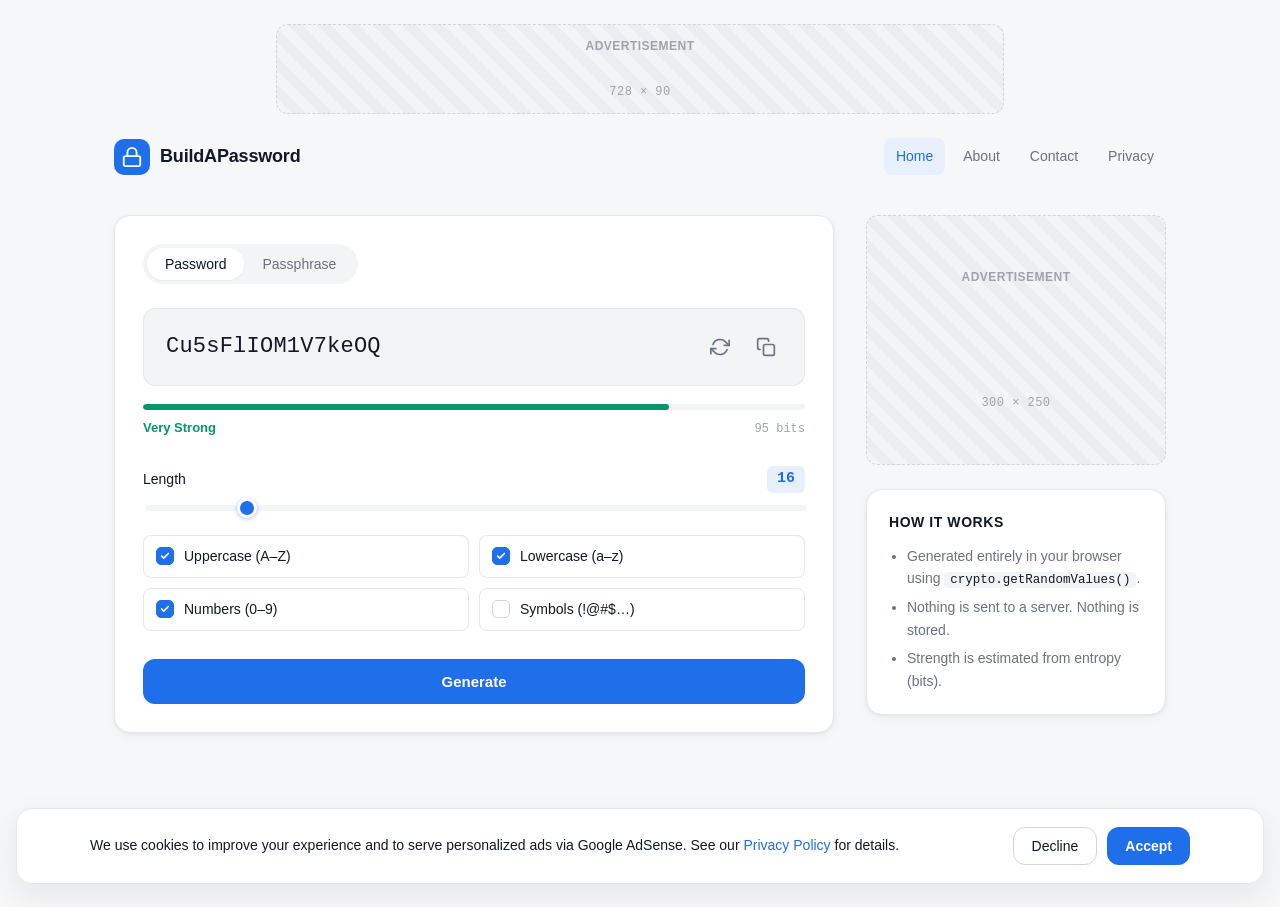
<file: index.html>
<!DOCTYPE html>
<html lang="en">
<head>
  <meta charset="UTF-8" />
  <meta name="viewport" content="width=device-width, initial-scale=1.0" />
  <title>BuildAPassword — Free Password Generator</title>
  <meta name="description" content="Generate strong, secure passwords and passphrases instantly. Free, client-side, and private — your passwords never leave your device." />
  <link rel="canonical" href="https://buildapassword.com/" />

  <meta property="og:title" content="BuildAPassword — Free Password Generator" />
  <meta property="og:description" content="Generate strong, secure passwords and passphrases instantly. Free, client-side, and private — your passwords never leave your device." />
  <meta property="og:type" content="website" />
  <meta property="og:url" content="https://buildapassword.com/" />
  <meta property="og:site_name" content="BuildAPassword" />
  <meta property="og:image" content="https://buildapassword.com/og-image.png" />

  <link rel="stylesheet" href="styles.css" />

  <script type="application/ld+json">
  {
    "@context": "https://schema.org",
    "@type": "WebApplication",
    "name": "BuildAPassword",
    "description": "Generate strong, secure passwords and passphrases instantly. Free, client-side, and private — your passwords never leave your device.",
    "url": "https://buildapassword.com/",
    "applicationCategory": "UtilitiesApplication",
    "operatingSystem": "Web",
    "offers": {
      "@type": "Offer",
      "price": "0",
      "priceCurrency": "USD"
    },
    "browserRequirements": "Requires JavaScript. Requires HTML5."
  }
  </script>
</head>
<body>
  <!-- Leaderboard ad slot -->
  <aside class="ad-slot ad-leaderboard" aria-label="Advertisement">
    <div class="ad-placeholder">
      <span class="ad-label">Advertisement</span>
      <span class="ad-size">728 × 90</span>
    </div>
  </aside>

  <header class="site-header">
    <div class="container header-inner">
      <a href="index.html" class="brand" aria-label="BuildAPassword home">
        <div class="brand-mark" aria-hidden="true">
          <svg viewBox="0 0 24 24" width="22" height="22" fill="none" stroke="currentColor" stroke-width="2" stroke-linecap="round" stroke-linejoin="round">
            <rect x="3" y="11" width="18" height="11" rx="2" ry="2"></rect>
            <path d="M7 11V7a5 5 0 0 1 10 0v4"></path>
          </svg>
        </div>
        <span class="brand-name">BuildAPassword</span>
      </a>
      <nav class="site-nav" aria-label="Main">
        <a href="index.html" class="is-active">Home</a>
        <a href="about.html">About</a>
        <a href="contact.html">Contact</a>
        <a href="privacy.html">Privacy</a>
      </nav>
    </div>
  </header>

  <main class="container main-grid">
    <section class="generator card" aria-labelledby="generator-heading">
      <h1 id="generator-heading" class="visually-hidden">Password Generator</h1>

      <!-- Mode toggle -->
      <div class="mode-toggle" role="tablist" aria-label="Generator mode">
        <button type="button" class="mode-btn is-active" role="tab" aria-selected="true" data-mode="password" id="mode-password">Password</button>
        <button type="button" class="mode-btn" role="tab" aria-selected="false" data-mode="passphrase" id="mode-passphrase">Passphrase</button>
      </div>

      <!-- Output -->
      <div class="output">
        <output id="output" class="output-text" aria-live="polite" aria-label="Generated password">click generate</output>
        <div class="output-actions">
          <button type="button" class="icon-btn" id="regenerate" aria-label="Regenerate">
            <svg viewBox="0 0 24 24" width="20" height="20" fill="none" stroke="currentColor" stroke-width="2" stroke-linecap="round" stroke-linejoin="round" aria-hidden="true">
              <polyline points="23 4 23 10 17 10"></polyline>
              <polyline points="1 20 1 14 7 14"></polyline>
              <path d="M3.51 9a9 9 0 0 1 14.85-3.36L23 10"></path>
              <path d="M20.49 15A9 9 0 0 1 5.64 18.36L1 14"></path>
            </svg>
          </button>
          <button type="button" class="icon-btn" id="copy" aria-label="Copy to clipboard">
            <svg viewBox="0 0 24 24" width="20" height="20" fill="none" stroke="currentColor" stroke-width="2" stroke-linecap="round" stroke-linejoin="round" aria-hidden="true">
              <rect x="9" y="9" width="13" height="13" rx="2" ry="2"></rect>
              <path d="M5 15H4a2 2 0 0 1-2-2V4a2 2 0 0 1 2-2h9a2 2 0 0 1 2 2v1"></path>
            </svg>
          </button>
        </div>
      </div>

      <!-- Strength meter -->
      <div class="strength" aria-live="polite">
        <div class="strength-bar" aria-hidden="true">
          <span class="strength-fill" id="strength-fill"></span>
        </div>
        <div class="strength-meta">
          <span class="strength-label" id="strength-label">—</span>
          <span class="strength-entropy" id="strength-entropy"></span>
        </div>
      </div>

      <!-- Password options -->
      <div class="options" id="password-options">
        <div class="option-row">
          <label for="length" class="option-label">
            <span>Length</span>
            <span class="option-value" id="length-value">16</span>
          </label>
          <input type="range" id="length" min="8" max="64" value="16" />
        </div>

        <fieldset class="checkbox-grid">
          <legend class="visually-hidden">Character types</legend>
          <label class="check">
            <input type="checkbox" id="opt-upper" checked />
            <span class="check-box" aria-hidden="true"></span>
            <span>Uppercase (A–Z)</span>
          </label>
          <label class="check">
            <input type="checkbox" id="opt-lower" checked />
            <span class="check-box" aria-hidden="true"></span>
            <span>Lowercase (a–z)</span>
          </label>
          <label class="check">
            <input type="checkbox" id="opt-number" checked />
            <span class="check-box" aria-hidden="true"></span>
            <span>Numbers (0–9)</span>
          </label>
          <label class="check">
            <input type="checkbox" id="opt-symbol" />
            <span class="check-box" aria-hidden="true"></span>
            <span>Symbols (!@#$…)</span>
          </label>
        </fieldset>
      </div>

      <!-- Passphrase options -->
      <div class="options is-hidden" id="passphrase-options">
        <div class="option-row">
          <label for="words" class="option-label">
            <span>Number of words</span>
            <span class="option-value" id="words-value">4</span>
          </label>
          <input type="range" id="words" min="3" max="10" value="4" />
        </div>
        <div class="option-row">
          <label for="separator" class="option-label">
            <span>Separator</span>
          </label>
          <select id="separator" class="select">
            <option value="-" selected>Dash ( - )</option>
            <option value=".">Period ( . )</option>
            <option value="_">Underscore ( _ )</option>
            <option value=" ">Space</option>
          </select>
        </div>
        <fieldset class="checkbox-grid">
          <legend class="visually-hidden">Passphrase options</legend>
          <label class="check">
            <input type="checkbox" id="pp-capitalize" checked />
            <span class="check-box" aria-hidden="true"></span>
            <span>Capitalize words</span>
          </label>
          <label class="check">
            <input type="checkbox" id="pp-number" />
            <span class="check-box" aria-hidden="true"></span>
            <span>Include a number</span>
          </label>
        </fieldset>
      </div>

      <button type="button" class="btn-primary" id="generate">Generate</button>
    </section>

    <aside class="sidebar">
      <div class="ad-slot ad-rectangle" aria-label="Advertisement">
        <div class="ad-placeholder">
          <span class="ad-label">Advertisement</span>
          <span class="ad-size">300 × 250</span>
        </div>
      </div>

      <div class="card info">
        <h2 class="info-title">How it works</h2>
        <ul class="info-list">
          <li>Generated entirely in your browser using <code>crypto.getRandomValues()</code>.</li>
          <li>Nothing is sent to a server. Nothing is stored.</li>
          <li>Strength is estimated from entropy (bits).</li>
        </ul>
      </div>
    </aside>
  </main>

  <footer class="site-footer">
    <div class="container footer-inner">
      <nav class="site-nav footer-nav" aria-label="Footer">
        <a href="index.html">Home</a>
        <a href="about.html">About</a>
        <a href="contact.html">Contact</a>
        <a href="privacy.html">Privacy</a>
      </nav>
      <p class="footer-copy">&copy; 2026 BuildAPassword. All rights reserved.</p>
    </div>
  </footer>

  <div class="toast" id="toast" role="status" aria-live="polite"></div>

  <div class="cookie-banner" id="cookie-banner" role="dialog" aria-label="Cookie consent" aria-live="polite">
    <div class="cookie-banner-inner">
      <p class="cookie-text">
        We use cookies to improve your experience and to serve personalized ads via Google AdSense. See our <a href="privacy.html">Privacy Policy</a> for details.
      </p>
      <div class="cookie-actions">
        <button type="button" class="btn-secondary" id="cookie-decline">Decline</button>
        <button type="button" class="btn-primary" id="cookie-accept">Accept</button>
      </div>
    </div>
  </div>

  <script src="script.js"></script>
  <script src="cookie-consent.js"></script>
</body>
</html>
</file>
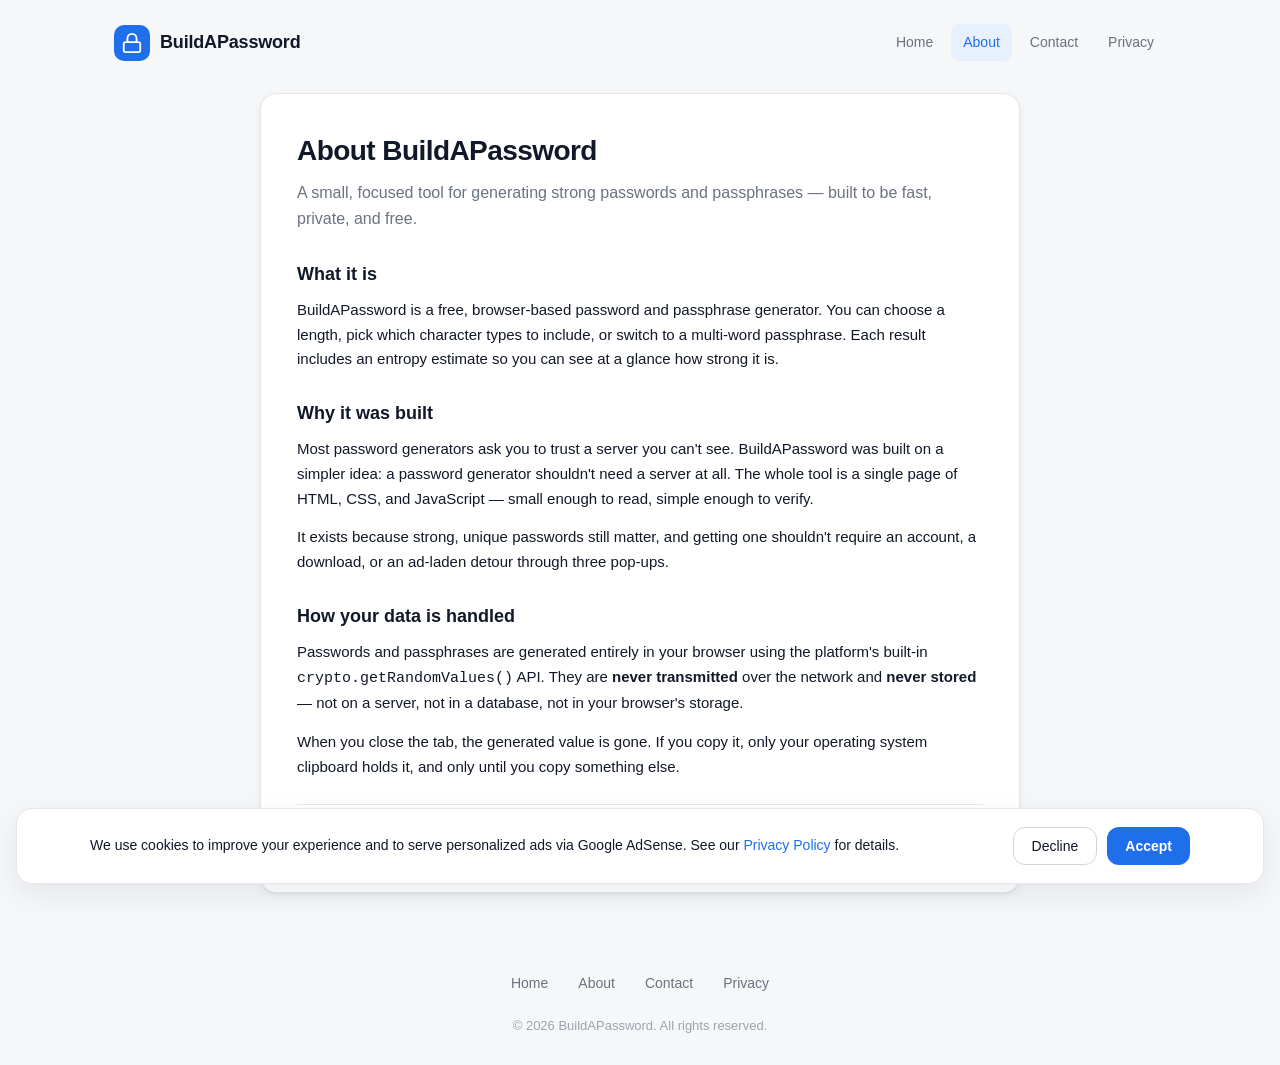
<file: about.html>
<!DOCTYPE html>
<html lang="en">
<head>
  <meta charset="UTF-8" />
  <meta name="viewport" content="width=device-width, initial-scale=1.0" />
  <title>About BuildAPassword — Free Browser-Based Password Generator</title>
  <meta name="description" content="About BuildAPassword — a free, client-side password and passphrase generator that runs entirely in your browser." />
  <link rel="canonical" href="https://buildapassword.com/about.html" />

  <meta property="og:title" content="About BuildAPassword — Free Browser-Based Password Generator" />
  <meta property="og:description" content="About BuildAPassword — a free, client-side password and passphrase generator that runs entirely in your browser." />
  <meta property="og:type" content="website" />
  <meta property="og:url" content="https://buildapassword.com/about.html" />
  <meta property="og:site_name" content="BuildAPassword" />

  <link rel="stylesheet" href="styles.css" />
</head>
<body>
  <header class="site-header">
    <div class="container header-inner">
      <a href="index.html" class="brand" aria-label="BuildAPassword home">
        <div class="brand-mark" aria-hidden="true">
          <svg viewBox="0 0 24 24" width="22" height="22" fill="none" stroke="currentColor" stroke-width="2" stroke-linecap="round" stroke-linejoin="round">
            <rect x="3" y="11" width="18" height="11" rx="2" ry="2"></rect>
            <path d="M7 11V7a5 5 0 0 1 10 0v4"></path>
          </svg>
        </div>
        <span class="brand-name">BuildAPassword</span>
      </a>
      <nav class="site-nav" aria-label="Main">
        <a href="index.html">Home</a>
        <a href="about.html" class="is-active">About</a>
        <a href="contact.html">Contact</a>
        <a href="privacy.html">Privacy</a>
      </nav>
    </div>
  </header>

  <main class="page-main">
    <article class="prose">
      <section class="card">
        <h1>About BuildAPassword</h1>
        <p class="lede">A small, focused tool for generating strong passwords and passphrases — built to be fast, private, and free.</p>

        <h2>What it is</h2>
        <p>BuildAPassword is a free, browser-based password and passphrase generator. You can choose a length, pick which character types to include, or switch to a multi-word passphrase. Each result includes an entropy estimate so you can see at a glance how strong it is.</p>

        <h2>Why it was built</h2>
        <p>Most password generators ask you to trust a server you can't see. BuildAPassword was built on a simpler idea: a password generator shouldn't need a server at all. The whole tool is a single page of HTML, CSS, and JavaScript — small enough to read, simple enough to verify.</p>
        <p>It exists because strong, unique passwords still matter, and getting one shouldn't require an account, a download, or an ad-laden detour through three pop-ups.</p>

        <h2>How your data is handled</h2>
        <p>Passwords and passphrases are generated entirely in your browser using the platform's built-in <code>crypto.getRandomValues()</code> API. They are <strong>never transmitted</strong> over the network and <strong>never stored</strong> — not on a server, not in a database, not in your browser's storage.</p>
        <p>When you close the tab, the generated value is gone. If you copy it, only your operating system clipboard holds it, and only until you copy something else.</p>

        <p class="meta">Have a question or suggestion? <a href="contact.html">Get in touch</a>.</p>
      </section>
    </article>
  </main>

  <footer class="site-footer">
    <div class="container footer-inner">
      <nav class="site-nav footer-nav" aria-label="Footer">
        <a href="index.html">Home</a>
        <a href="about.html">About</a>
        <a href="contact.html">Contact</a>
        <a href="privacy.html">Privacy</a>
      </nav>
      <p class="footer-copy">&copy; 2026 BuildAPassword. All rights reserved.</p>
    </div>
  </footer>

  <div class="cookie-banner" id="cookie-banner" role="dialog" aria-label="Cookie consent" aria-live="polite">
    <div class="cookie-banner-inner">
      <p class="cookie-text">
        We use cookies to improve your experience and to serve personalized ads via Google AdSense. See our <a href="privacy.html">Privacy Policy</a> for details.
      </p>
      <div class="cookie-actions">
        <button type="button" class="btn-secondary" id="cookie-decline">Decline</button>
        <button type="button" class="btn-primary" id="cookie-accept">Accept</button>
      </div>
    </div>
  </div>

  <script src="cookie-consent.js"></script>
</body>
</html>
</file>
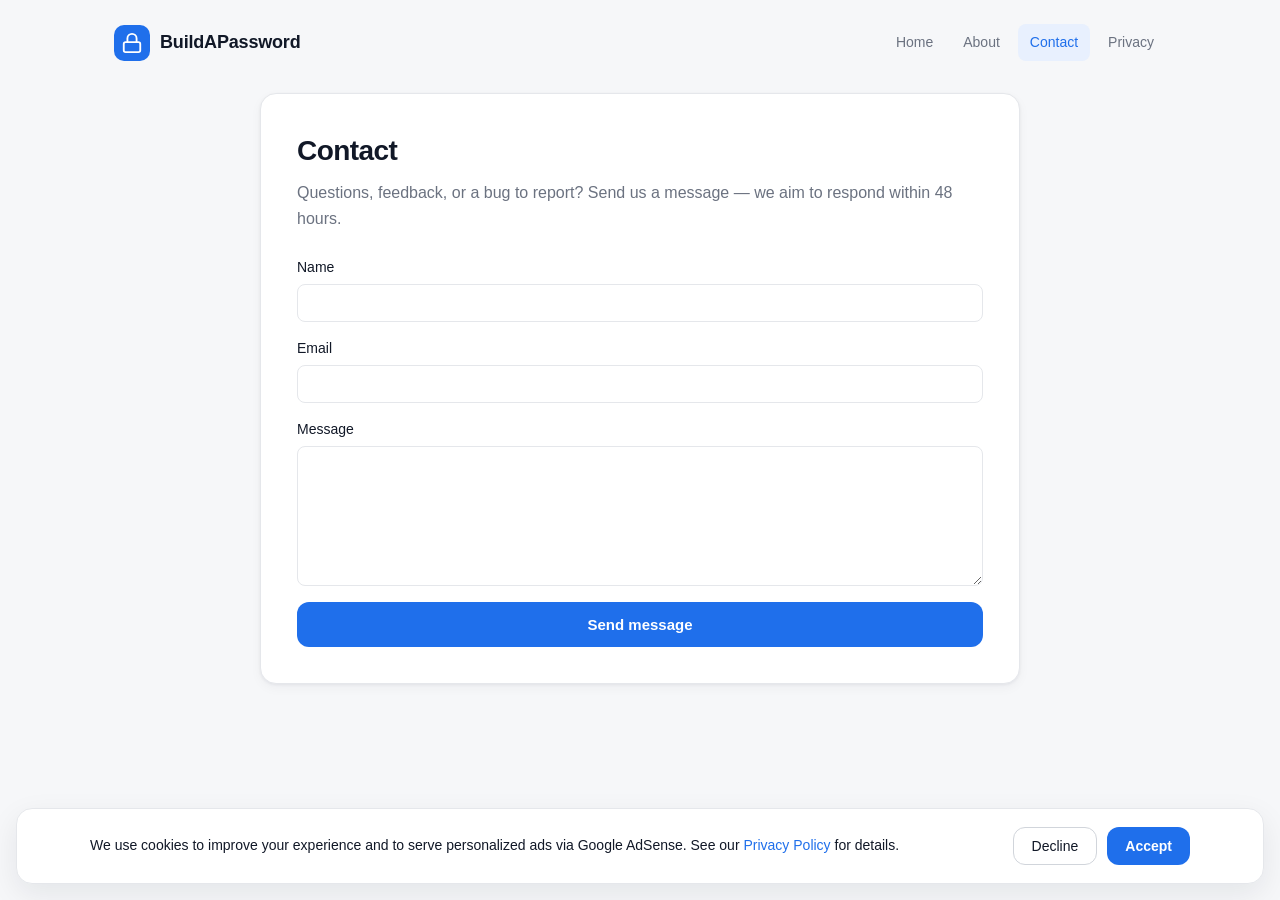
<file: contact.html>
<!DOCTYPE html>
<html lang="en">
<head>
  <meta charset="UTF-8" />
  <meta name="viewport" content="width=device-width, initial-scale=1.0" />
  <title>Contact BuildAPassword</title>
  <meta name="description" content="Get in touch with the BuildAPassword team. We aim to respond to all messages within 48 hours." />
  <link rel="canonical" href="https://buildapassword.com/contact.html" />

  <meta property="og:title" content="Contact BuildAPassword" />
  <meta property="og:description" content="Get in touch with the BuildAPassword team. We aim to respond to all messages within 48 hours." />
  <meta property="og:type" content="website" />
  <meta property="og:url" content="https://buildapassword.com/contact.html" />
  <meta property="og:site_name" content="BuildAPassword" />

  <link rel="stylesheet" href="styles.css" />
</head>
<body>
  <header class="site-header">
    <div class="container header-inner">
      <a href="index.html" class="brand" aria-label="BuildAPassword home">
        <div class="brand-mark" aria-hidden="true">
          <svg viewBox="0 0 24 24" width="22" height="22" fill="none" stroke="currentColor" stroke-width="2" stroke-linecap="round" stroke-linejoin="round">
            <rect x="3" y="11" width="18" height="11" rx="2" ry="2"></rect>
            <path d="M7 11V7a5 5 0 0 1 10 0v4"></path>
          </svg>
        </div>
        <span class="brand-name">BuildAPassword</span>
      </a>
      <nav class="site-nav" aria-label="Main">
        <a href="index.html">Home</a>
        <a href="about.html">About</a>
        <a href="contact.html" class="is-active">Contact</a>
        <a href="privacy.html">Privacy</a>
      </nav>
    </div>
  </header>

  <main class="page-main">
    <article class="prose">
      <section class="card">
        <h1>Contact</h1>
        <p class="lede">Questions, feedback, or a bug to report? Send us a message — we aim to respond within 48 hours.</p>

        <form class="contact-form" action="https://formspree.io/f/mpqbllzb" method="POST">
          <div class="form-row">
            <label class="form-label" for="contact-name">Name</label>
            <input class="form-input" type="text" id="contact-name" name="name" autocomplete="name" required />
          </div>

          <div class="form-row">
            <label class="form-label" for="contact-email">Email</label>
            <input class="form-input" type="email" id="contact-email" name="email" autocomplete="email" required />
          </div>

          <div class="form-row">
            <label class="form-label" for="contact-message">Message</label>
            <textarea class="form-textarea" id="contact-message" name="message" required></textarea>
          </div>

          <button type="submit" class="btn-primary">Send message</button>
        </form>
      </section>
    </article>
  </main>

  <footer class="site-footer">
    <div class="container footer-inner">
      <nav class="site-nav footer-nav" aria-label="Footer">
        <a href="index.html">Home</a>
        <a href="about.html">About</a>
        <a href="contact.html">Contact</a>
        <a href="privacy.html">Privacy</a>
      </nav>
      <p class="footer-copy">&copy; 2026 BuildAPassword. All rights reserved.</p>
    </div>
  </footer>

  <div class="cookie-banner" id="cookie-banner" role="dialog" aria-label="Cookie consent" aria-live="polite">
    <div class="cookie-banner-inner">
      <p class="cookie-text">
        We use cookies to improve your experience and to serve personalized ads via Google AdSense. See our <a href="privacy.html">Privacy Policy</a> for details.
      </p>
      <div class="cookie-actions">
        <button type="button" class="btn-secondary" id="cookie-decline">Decline</button>
        <button type="button" class="btn-primary" id="cookie-accept">Accept</button>
      </div>
    </div>
  </div>

  <script src="cookie-consent.js"></script>
</body>
</html>
</file>
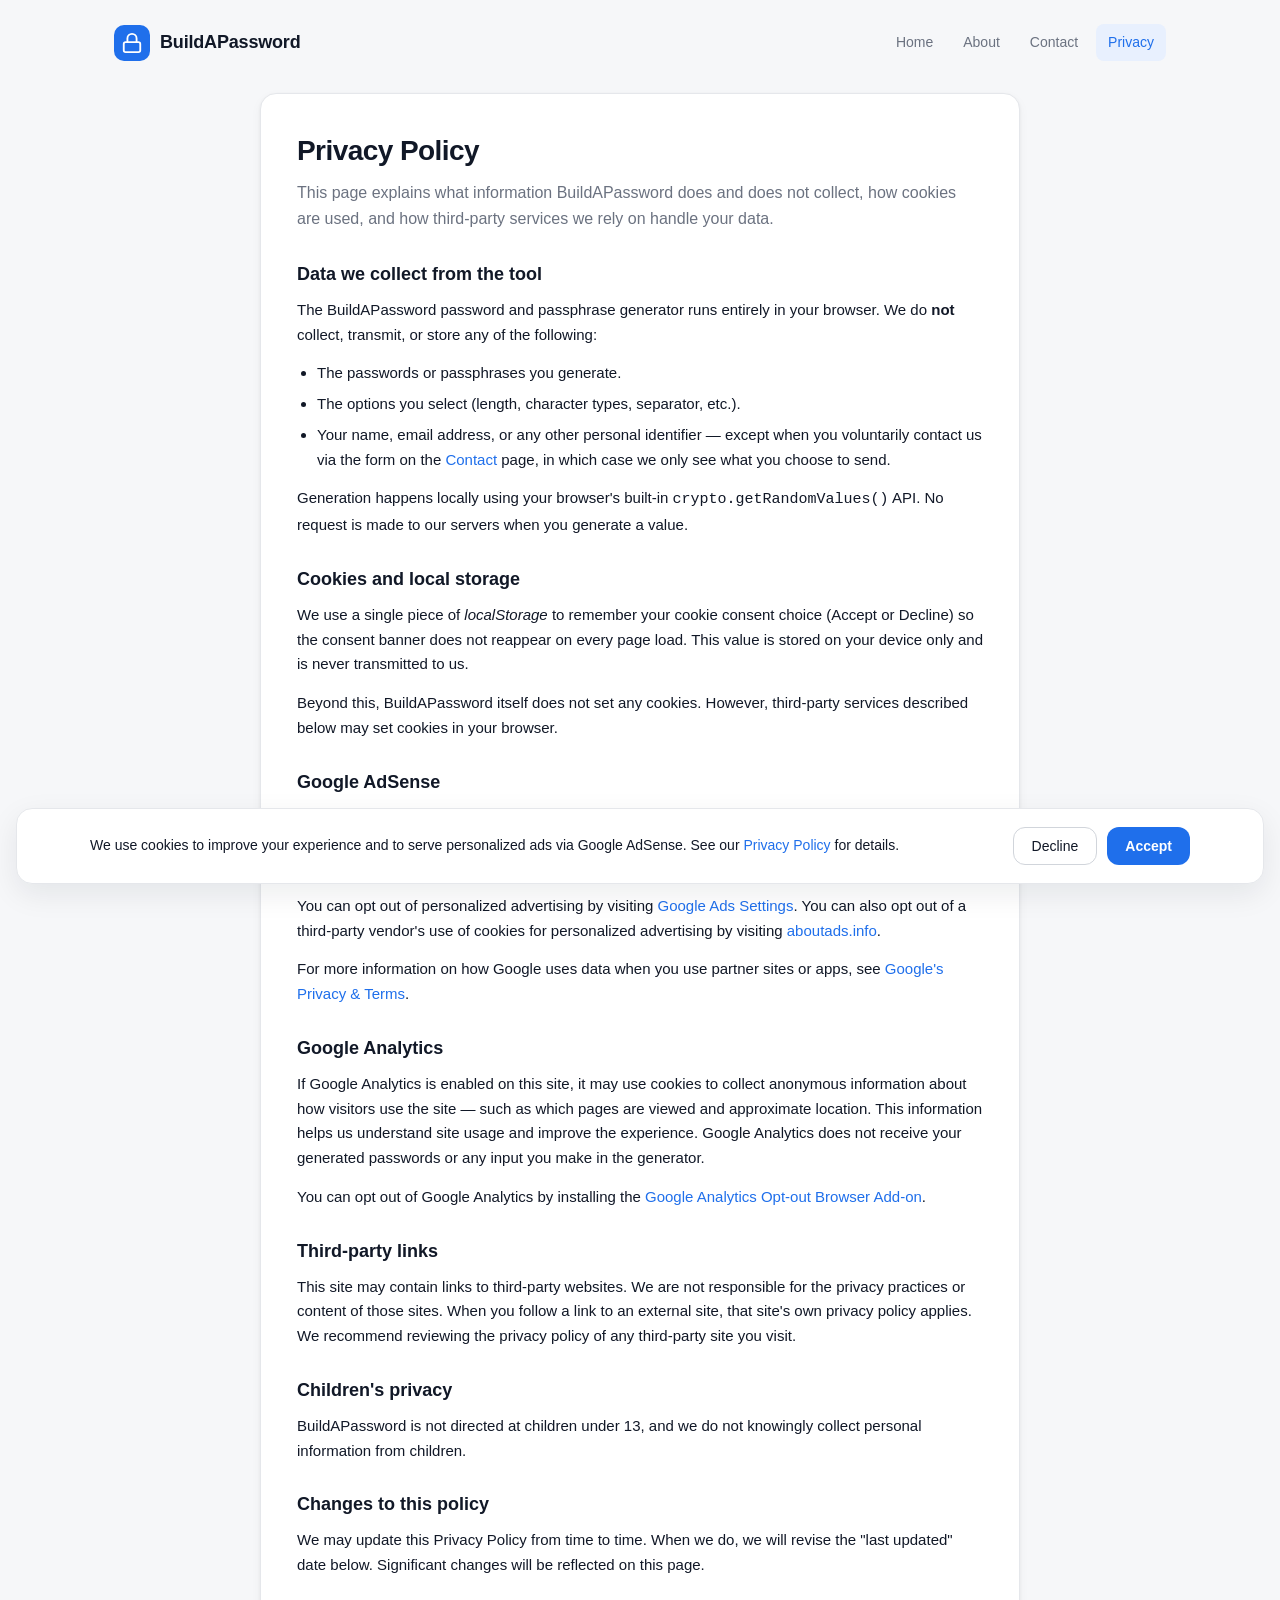
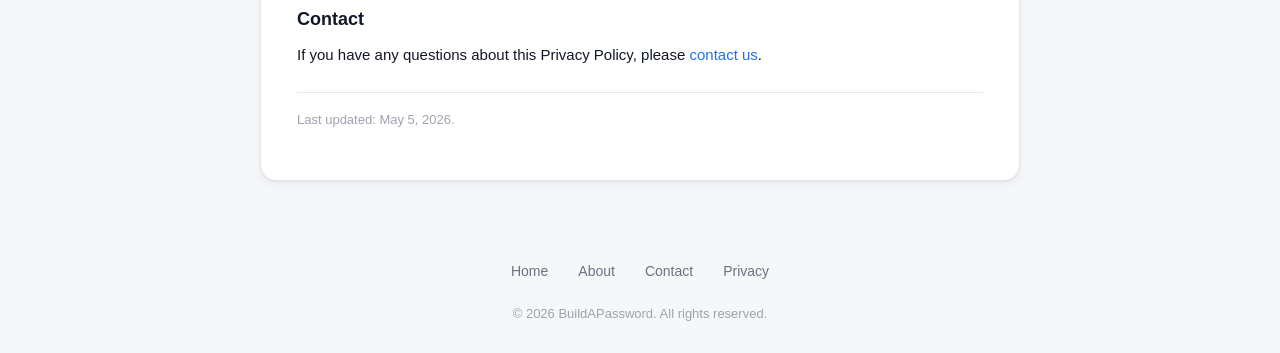
<file: privacy.html>
<!DOCTYPE html>
<html lang="en">
<head>
  <meta charset="UTF-8" />
  <meta name="viewport" content="width=device-width, initial-scale=1.0" />
  <title>Privacy Policy — BuildAPassword</title>
  <meta name="description" content="BuildAPassword privacy policy: what data we collect, how cookies are used, and how third-party services like Google AdSense and Google Analytics are handled." />
  <link rel="canonical" href="https://buildapassword.com/privacy.html" />

  <meta property="og:title" content="Privacy Policy — BuildAPassword" />
  <meta property="og:description" content="BuildAPassword privacy policy: what data we collect, how cookies are used, and how third-party services like Google AdSense and Google Analytics are handled." />
  <meta property="og:type" content="website" />
  <meta property="og:url" content="https://buildapassword.com/privacy.html" />
  <meta property="og:site_name" content="BuildAPassword" />

  <link rel="stylesheet" href="styles.css" />
</head>
<body>
  <header class="site-header">
    <div class="container header-inner">
      <a href="index.html" class="brand" aria-label="BuildAPassword home">
        <div class="brand-mark" aria-hidden="true">
          <svg viewBox="0 0 24 24" width="22" height="22" fill="none" stroke="currentColor" stroke-width="2" stroke-linecap="round" stroke-linejoin="round">
            <rect x="3" y="11" width="18" height="11" rx="2" ry="2"></rect>
            <path d="M7 11V7a5 5 0 0 1 10 0v4"></path>
          </svg>
        </div>
        <span class="brand-name">BuildAPassword</span>
      </a>
      <nav class="site-nav" aria-label="Main">
        <a href="index.html">Home</a>
        <a href="about.html">About</a>
        <a href="contact.html">Contact</a>
        <a href="privacy.html" class="is-active">Privacy</a>
      </nav>
    </div>
  </header>

  <main class="page-main">
    <article class="prose">
      <section class="card">
        <h1>Privacy Policy</h1>
        <p class="lede">This page explains what information BuildAPassword does and does not collect, how cookies are used, and how third-party services we rely on handle your data.</p>

        <h2>Data we collect from the tool</h2>
        <p>The BuildAPassword password and passphrase generator runs entirely in your browser. We do <strong>not</strong> collect, transmit, or store any of the following:</p>
        <ul>
          <li>The passwords or passphrases you generate.</li>
          <li>The options you select (length, character types, separator, etc.).</li>
          <li>Your name, email address, or any other personal identifier — except when you voluntarily contact us via the form on the <a href="contact.html">Contact</a> page, in which case we only see what you choose to send.</li>
        </ul>
        <p>Generation happens locally using your browser's built-in <code>crypto.getRandomValues()</code> API. No request is made to our servers when you generate a value.</p>

        <h2>Cookies and local storage</h2>
        <p>We use a single piece of <em>localStorage</em> to remember your cookie consent choice (Accept or Decline) so the consent banner does not reappear on every page load. This value is stored on your device only and is never transmitted to us.</p>
        <p>Beyond this, BuildAPassword itself does not set any cookies. However, third-party services described below may set cookies in your browser.</p>

        <h2>Google AdSense</h2>
        <p>We use Google AdSense to display advertisements on this site. Google and its partners may use cookies and similar technologies to serve ads based on your prior visits to this and other websites. This allows them to show personalized ads that may be more relevant to you.</p>
        <p>You can opt out of personalized advertising by visiting <a href="https://www.google.com/settings/ads" target="_blank" rel="noopener">Google Ads Settings</a>. You can also opt out of a third-party vendor's use of cookies for personalized advertising by visiting <a href="https://www.aboutads.info/" target="_blank" rel="noopener">aboutads.info</a>.</p>
        <p>For more information on how Google uses data when you use partner sites or apps, see <a href="https://policies.google.com/technologies/partner-sites" target="_blank" rel="noopener">Google's Privacy &amp; Terms</a>.</p>

        <h2>Google Analytics</h2>
        <p>If Google Analytics is enabled on this site, it may use cookies to collect anonymous information about how visitors use the site — such as which pages are viewed and approximate location. This information helps us understand site usage and improve the experience. Google Analytics does not receive your generated passwords or any input you make in the generator.</p>
        <p>You can opt out of Google Analytics by installing the <a href="https://tools.google.com/dlpage/gaoptout" target="_blank" rel="noopener">Google Analytics Opt-out Browser Add-on</a>.</p>

        <h2>Third-party links</h2>
        <p>This site may contain links to third-party websites. We are not responsible for the privacy practices or content of those sites. When you follow a link to an external site, that site's own privacy policy applies. We recommend reviewing the privacy policy of any third-party site you visit.</p>

        <h2>Children's privacy</h2>
        <p>BuildAPassword is not directed at children under 13, and we do not knowingly collect personal information from children.</p>

        <h2>Changes to this policy</h2>
        <p>We may update this Privacy Policy from time to time. When we do, we will revise the "last updated" date below. Significant changes will be reflected on this page.</p>

        <h2>Contact</h2>
        <p>If you have any questions about this Privacy Policy, please <a href="contact.html">contact us</a>.</p>

        <p class="meta">Last updated: May 5, 2026.</p>
      </section>
    </article>
  </main>

  <footer class="site-footer">
    <div class="container footer-inner">
      <nav class="site-nav footer-nav" aria-label="Footer">
        <a href="index.html">Home</a>
        <a href="about.html">About</a>
        <a href="contact.html">Contact</a>
        <a href="privacy.html">Privacy</a>
      </nav>
      <p class="footer-copy">&copy; 2026 BuildAPassword. All rights reserved.</p>
    </div>
  </footer>

  <div class="cookie-banner" id="cookie-banner" role="dialog" aria-label="Cookie consent" aria-live="polite">
    <div class="cookie-banner-inner">
      <p class="cookie-text">
        We use cookies to improve your experience and to serve personalized ads via Google AdSense. See our <a href="privacy.html">Privacy Policy</a> for details.
      </p>
      <div class="cookie-actions">
        <button type="button" class="btn-secondary" id="cookie-decline">Decline</button>
        <button type="button" class="btn-primary" id="cookie-accept">Accept</button>
      </div>
    </div>
  </div>

  <script src="cookie-consent.js"></script>
</body>
</html>
</file>
<file: styles.css>
/* --------------------------------------------------------
   Tokens
-------------------------------------------------------- */
:root {
  --bg: #f6f7f9;
  --surface: #ffffff;
  --surface-alt: #f3f4f6;
  --border: #e5e7eb;
  --border-strong: #d1d5db;
  --text: #111827;
  --text-muted: #6b7280;
  --text-subtle: #9ca3af;

  --accent: #1f6feb;
  --accent-hover: #1959c4;
  --accent-soft: #e8f0fe;

  --weak: #ef4444;
  --fair: #f59e0b;
  --strong: #10b981;
  --very-strong: #059669;

  --radius-sm: 8px;
  --radius: 12px;
  --radius-lg: 16px;

  --shadow-sm: 0 1px 2px rgba(17, 24, 39, 0.04);
  --shadow: 0 1px 3px rgba(17, 24, 39, 0.06), 0 4px 12px rgba(17, 24, 39, 0.04);
  --shadow-lg: 0 10px 30px rgba(17, 24, 39, 0.08);

  --font-sans: -apple-system, BlinkMacSystemFont, "Segoe UI", Roboto, Oxygen, Ubuntu, Cantarell, "Helvetica Neue", sans-serif;
  --font-mono: "SF Mono", ui-monospace, "JetBrains Mono", Menlo, Consolas, "Roboto Mono", monospace;
}

/* --------------------------------------------------------
   Base
-------------------------------------------------------- */
*,
*::before,
*::after {
  box-sizing: border-box;
}

html,
body {
  margin: 0;
  padding: 0;
}

body {
  background: var(--bg);
  color: var(--text);
  font-family: var(--font-sans);
  font-size: 16px;
  line-height: 1.5;
  -webkit-font-smoothing: antialiased;
  -moz-osx-font-smoothing: grayscale;
  min-height: 100vh;
  display: flex;
  flex-direction: column;
}

.container {
  width: 100%;
  max-width: 1100px;
  margin: 0 auto;
  padding: 0 24px;
}

.visually-hidden {
  position: absolute;
  width: 1px;
  height: 1px;
  padding: 0;
  margin: -1px;
  overflow: hidden;
  clip: rect(0, 0, 0, 0);
  white-space: nowrap;
  border: 0;
}

/* --------------------------------------------------------
   Header
-------------------------------------------------------- */
.site-header {
  padding: 24px 0 8px;
}

.header-inner {
  display: flex;
  align-items: center;
  justify-content: space-between;
  gap: 16px;
  flex-wrap: wrap;
}

.brand {
  display: flex;
  align-items: center;
  gap: 10px;
  text-decoration: none;
  color: var(--text);
}

a.brand:hover .brand-name {
  color: var(--accent);
}

.brand-mark {
  width: 36px;
  height: 36px;
  border-radius: 10px;
  background: var(--accent);
  color: #fff;
  display: grid;
  place-items: center;
}

.brand-name {
  font-weight: 600;
  font-size: 18px;
  letter-spacing: -0.01em;
}

.brand-tagline {
  margin: 0;
  color: var(--text-muted);
  font-size: 14px;
}

/* --------------------------------------------------------
   Ad slots
-------------------------------------------------------- */
.ad-slot {
  display: flex;
  justify-content: center;
  width: 100%;
}

.ad-leaderboard {
  padding: 24px 16px 0;
}

.ad-placeholder {
  display: grid;
  place-items: center;
  gap: 4px;
  background: repeating-linear-gradient(
    45deg,
    var(--surface-alt),
    var(--surface-alt) 10px,
    #ebedf0 10px,
    #ebedf0 20px
  );
  border: 1px dashed var(--border-strong);
  border-radius: var(--radius);
  color: var(--text-subtle);
  font-size: 12px;
  letter-spacing: 0.04em;
  text-transform: uppercase;
}

.ad-leaderboard .ad-placeholder {
  width: 728px;
  max-width: 100%;
  height: 90px;
}

.ad-rectangle .ad-placeholder {
  width: 300px;
  height: 250px;
  max-width: 100%;
}

.ad-label {
  font-weight: 600;
}

.ad-size {
  font-family: var(--font-mono);
}

/* --------------------------------------------------------
   Main grid
-------------------------------------------------------- */
.main-grid {
  display: grid;
  grid-template-columns: minmax(0, 1fr) 300px;
  gap: 32px;
  padding: 32px 24px 48px;
  flex: 1;
  align-items: start;
}

@media (max-width: 900px) {
  .main-grid {
    grid-template-columns: 1fr;
  }
}

/* --------------------------------------------------------
   Card
-------------------------------------------------------- */
.card {
  background: var(--surface);
  border: 1px solid var(--border);
  border-radius: var(--radius-lg);
  box-shadow: var(--shadow);
  padding: 28px;
}

@media (max-width: 600px) {
  .card {
    padding: 20px;
  }
}

/* --------------------------------------------------------
   Mode toggle
-------------------------------------------------------- */
.mode-toggle {
  display: inline-flex;
  background: var(--surface-alt);
  padding: 4px;
  border-radius: 999px;
  margin-bottom: 24px;
}

.mode-btn {
  appearance: none;
  border: 0;
  background: transparent;
  padding: 8px 18px;
  font-size: 14px;
  font-weight: 500;
  color: var(--text-muted);
  border-radius: 999px;
  cursor: pointer;
  transition: background 160ms ease, color 160ms ease;
}

.mode-btn:hover {
  color: var(--text);
}

.mode-btn.is-active {
  background: var(--surface);
  color: var(--text);
  box-shadow: var(--shadow-sm);
}

/* --------------------------------------------------------
   Output
-------------------------------------------------------- */
.output {
  display: flex;
  align-items: center;
  gap: 12px;
  background: var(--surface-alt);
  border: 1px solid var(--border);
  border-radius: var(--radius);
  padding: 18px 18px 18px 22px;
  margin-bottom: 18px;
  min-height: 76px;
}

.output-text {
  flex: 1;
  font-family: var(--font-mono);
  font-size: 22px;
  font-weight: 500;
  color: var(--text);
  letter-spacing: 0.01em;
  word-break: break-all;
  user-select: all;
  line-height: 1.35;
}

@media (max-width: 600px) {
  .output-text {
    font-size: 18px;
  }
}

.output-actions {
  display: flex;
  gap: 6px;
  flex-shrink: 0;
}

.icon-btn {
  appearance: none;
  border: 1px solid transparent;
  background: transparent;
  width: 40px;
  height: 40px;
  border-radius: 10px;
  display: grid;
  place-items: center;
  color: var(--text-muted);
  cursor: pointer;
  transition: background 160ms ease, color 160ms ease, border-color 160ms ease;
}

.icon-btn:hover {
  background: var(--surface);
  color: var(--accent);
  border-color: var(--border);
}

.icon-btn:active {
  transform: translateY(1px);
}

.icon-btn.is-success {
  color: var(--strong);
}

/* --------------------------------------------------------
   Strength meter
-------------------------------------------------------- */
.strength {
  margin-bottom: 28px;
}

.strength-bar {
  position: relative;
  height: 6px;
  background: var(--surface-alt);
  border-radius: 999px;
  overflow: hidden;
  margin-bottom: 8px;
}

.strength-fill {
  display: block;
  height: 100%;
  width: 0;
  border-radius: 999px;
  background: var(--border-strong);
  transition: width 240ms ease, background 240ms ease;
}

.strength-fill.is-weak { background: var(--weak); }
.strength-fill.is-fair { background: var(--fair); }
.strength-fill.is-strong { background: var(--strong); }
.strength-fill.is-very-strong { background: var(--very-strong); }

.strength-meta {
  display: flex;
  justify-content: space-between;
  align-items: baseline;
  font-size: 13px;
}

.strength-label {
  font-weight: 600;
  color: var(--text-muted);
}

.strength-label.is-weak { color: var(--weak); }
.strength-label.is-fair { color: var(--fair); }
.strength-label.is-strong { color: var(--strong); }
.strength-label.is-very-strong { color: var(--very-strong); }

.strength-entropy {
  color: var(--text-subtle);
  font-family: var(--font-mono);
  font-size: 12px;
}

/* --------------------------------------------------------
   Options
-------------------------------------------------------- */
.options {
  display: flex;
  flex-direction: column;
  gap: 22px;
  margin-bottom: 28px;
}

.options.is-hidden {
  display: none;
}

.option-row {
  display: flex;
  flex-direction: column;
  gap: 10px;
}

.option-label {
  display: flex;
  justify-content: space-between;
  align-items: center;
  font-size: 14px;
  font-weight: 500;
  color: var(--text);
}

.option-value {
  font-family: var(--font-mono);
  font-size: 15px;
  font-weight: 600;
  color: var(--accent);
  background: var(--accent-soft);
  padding: 2px 10px;
  border-radius: 6px;
  min-width: 36px;
  text-align: center;
}

/* Range slider */
input[type="range"] {
  -webkit-appearance: none;
  appearance: none;
  width: 100%;
  height: 6px;
  background: var(--surface-alt);
  border-radius: 999px;
  outline: none;
}

input[type="range"]::-webkit-slider-thumb {
  -webkit-appearance: none;
  appearance: none;
  width: 20px;
  height: 20px;
  border-radius: 50%;
  background: var(--accent);
  cursor: pointer;
  border: 3px solid #fff;
  box-shadow: 0 1px 4px rgba(31, 111, 235, 0.4);
  transition: transform 120ms ease;
}

input[type="range"]::-webkit-slider-thumb:hover {
  transform: scale(1.1);
}

input[type="range"]::-moz-range-thumb {
  width: 20px;
  height: 20px;
  border-radius: 50%;
  background: var(--accent);
  cursor: pointer;
  border: 3px solid #fff;
  box-shadow: 0 1px 4px rgba(31, 111, 235, 0.4);
}

/* Select */
.select {
  appearance: none;
  -webkit-appearance: none;
  width: 100%;
  padding: 10px 14px;
  font-size: 14px;
  font-family: inherit;
  color: var(--text);
  background: var(--surface);
  border: 1px solid var(--border);
  border-radius: var(--radius-sm);
  background-image: url("data:image/svg+xml,%3Csvg xmlns='http://www.w3.org/2000/svg' width='12' height='12' viewBox='0 0 24 24' fill='none' stroke='%236b7280' stroke-width='2' stroke-linecap='round' stroke-linejoin='round'%3E%3Cpolyline points='6 9 12 15 18 9'%3E%3C/polyline%3E%3C/svg%3E");
  background-repeat: no-repeat;
  background-position: right 14px center;
  cursor: pointer;
}

.select:focus {
  outline: none;
  border-color: var(--accent);
  box-shadow: 0 0 0 3px var(--accent-soft);
}

/* Checkbox grid */
.checkbox-grid {
  border: 0;
  margin: 0;
  padding: 0;
  display: grid;
  grid-template-columns: 1fr 1fr;
  gap: 10px;
}

@media (max-width: 480px) {
  .checkbox-grid {
    grid-template-columns: 1fr;
  }
}

.check {
  display: flex;
  align-items: center;
  gap: 10px;
  padding: 10px 12px;
  background: var(--surface);
  border: 1px solid var(--border);
  border-radius: var(--radius-sm);
  font-size: 14px;
  cursor: pointer;
  transition: border-color 160ms ease, background 160ms ease;
  user-select: none;
}

.check:hover {
  border-color: var(--border-strong);
}

.check input {
  position: absolute;
  opacity: 0;
  pointer-events: none;
}

.check-box {
  width: 18px;
  height: 18px;
  border-radius: 5px;
  border: 1.5px solid var(--border-strong);
  display: grid;
  place-items: center;
  flex-shrink: 0;
  transition: background 160ms ease, border-color 160ms ease;
}

.check-box::after {
  content: "";
  width: 10px;
  height: 10px;
  background-image: url("data:image/svg+xml,%3Csvg xmlns='http://www.w3.org/2000/svg' viewBox='0 0 24 24' fill='none' stroke='white' stroke-width='4' stroke-linecap='round' stroke-linejoin='round'%3E%3Cpolyline points='20 6 9 17 4 12'%3E%3C/polyline%3E%3C/svg%3E");
  background-size: contain;
  background-repeat: no-repeat;
  opacity: 0;
  transition: opacity 120ms ease;
}

.check input:checked ~ .check-box {
  background: var(--accent);
  border-color: var(--accent);
}

.check input:checked ~ .check-box::after {
  opacity: 1;
}

.check input:focus-visible ~ .check-box {
  box-shadow: 0 0 0 3px var(--accent-soft);
}

/* --------------------------------------------------------
   Primary button
-------------------------------------------------------- */
.btn-primary {
  appearance: none;
  border: 0;
  width: 100%;
  padding: 14px 20px;
  font-size: 15px;
  font-weight: 600;
  color: #fff;
  background: var(--accent);
  border-radius: var(--radius);
  cursor: pointer;
  transition: background 160ms ease, transform 80ms ease;
  font-family: inherit;
}

.btn-primary:hover {
  background: var(--accent-hover);
}

.btn-primary:active {
  transform: translateY(1px);
}

/* --------------------------------------------------------
   Sidebar
-------------------------------------------------------- */
.sidebar {
  display: flex;
  flex-direction: column;
  gap: 24px;
}

.sidebar .ad-slot {
  justify-content: flex-start;
}

@media (max-width: 900px) {
  .sidebar .ad-slot {
    justify-content: center;
  }
}

.info {
  padding: 22px;
}

.info-title {
  margin: 0 0 12px;
  font-size: 14px;
  font-weight: 600;
  color: var(--text);
  text-transform: uppercase;
  letter-spacing: 0.04em;
}

.info-list {
  margin: 0;
  padding-left: 18px;
  font-size: 14px;
  color: var(--text-muted);
  line-height: 1.6;
}

.info-list li + li {
  margin-top: 6px;
}

.info-list code {
  font-family: var(--font-mono);
  font-size: 12.5px;
  background: var(--surface-alt);
  padding: 1px 6px;
  border-radius: 4px;
  color: var(--text);
}

/* --------------------------------------------------------
   Footer
-------------------------------------------------------- */
.site-footer {
  padding: 24px 0 32px;
  text-align: center;
  font-size: 13px;
  color: var(--text-subtle);
}

.site-footer p {
  margin: 0;
}

/* --------------------------------------------------------
   Toast
-------------------------------------------------------- */
.toast {
  position: fixed;
  bottom: 32px;
  left: 50%;
  transform: translateX(-50%) translateY(20px);
  background: var(--text);
  color: #fff;
  padding: 10px 18px;
  border-radius: 999px;
  font-size: 14px;
  font-weight: 500;
  box-shadow: var(--shadow-lg);
  opacity: 0;
  pointer-events: none;
  transition: opacity 200ms ease, transform 200ms ease;
  z-index: 100;
}

.toast.is-visible {
  opacity: 1;
  transform: translateX(-50%) translateY(0);
}

/* --------------------------------------------------------
   Focus styles
-------------------------------------------------------- */
button:focus-visible,
input:focus-visible,
select:focus-visible {
  outline: none;
  box-shadow: 0 0 0 3px var(--accent-soft);
}

input[type="range"]:focus-visible {
  box-shadow: none;
}

input[type="range"]:focus-visible::-webkit-slider-thumb {
  box-shadow: 0 0 0 4px var(--accent-soft), 0 1px 4px rgba(31, 111, 235, 0.4);
}

/* --------------------------------------------------------
   Site nav (header + footer)
-------------------------------------------------------- */
.site-nav {
  display: flex;
  align-items: center;
  gap: 6px;
  flex-wrap: wrap;
}

.site-nav a {
  display: inline-block;
  padding: 8px 12px;
  font-size: 14px;
  font-weight: 500;
  color: var(--text-muted);
  text-decoration: none;
  border-radius: 8px;
  transition: background 160ms ease, color 160ms ease;
}

.site-nav a:hover {
  color: var(--text);
  background: var(--surface-alt);
}

.site-nav a.is-active {
  color: var(--accent);
  background: var(--accent-soft);
}

@media (max-width: 480px) {
  .site-nav a {
    padding: 6px 10px;
    font-size: 13px;
  }
}

/* --------------------------------------------------------
   Footer (extended)
-------------------------------------------------------- */
.footer-inner {
  display: flex;
  flex-direction: column;
  align-items: center;
  gap: 14px;
}

.footer-nav {
  justify-content: center;
}

.footer-copy {
  margin: 0;
}

/* --------------------------------------------------------
   Prose / content pages
-------------------------------------------------------- */
.page-main {
  display: block;
  flex: 1;
  padding: 24px 24px 48px;
}

.prose {
  max-width: 760px;
  margin: 0 auto;
}

.prose .card {
  padding: 36px;
}

@media (max-width: 600px) {
  .prose .card {
    padding: 24px;
  }
}

.prose h1 {
  margin: 0 0 8px;
  font-size: 28px;
  font-weight: 700;
  letter-spacing: -0.02em;
  color: var(--text);
}

.prose .lede {
  margin: 0 0 24px;
  font-size: 16px;
  color: var(--text-muted);
}

.prose h2 {
  margin: 28px 0 10px;
  font-size: 18px;
  font-weight: 600;
  color: var(--text);
}

.prose p,
.prose ul {
  margin: 0 0 14px;
  font-size: 15px;
  color: var(--text);
  line-height: 1.65;
}

.prose ul {
  padding-left: 20px;
}

.prose ul li + li {
  margin-top: 6px;
}

.prose a {
  color: var(--accent);
  text-decoration: none;
}

.prose a:hover {
  text-decoration: underline;
}

.prose .meta {
  margin-top: 24px;
  padding-top: 16px;
  border-top: 1px solid var(--border);
  font-size: 13px;
  color: var(--text-subtle);
}

/* --------------------------------------------------------
   Contact form
-------------------------------------------------------- */
.contact-form {
  display: flex;
  flex-direction: column;
  gap: 16px;
  margin-top: 8px;
}

.form-row {
  display: flex;
  flex-direction: column;
  gap: 6px;
}

.form-label {
  font-size: 14px;
  font-weight: 500;
  color: var(--text);
}

.form-input,
.form-textarea {
  width: 100%;
  padding: 10px 14px;
  font-family: inherit;
  font-size: 14px;
  color: var(--text);
  background: var(--surface);
  border: 1px solid var(--border);
  border-radius: var(--radius-sm);
  transition: border-color 160ms ease, box-shadow 160ms ease;
}

.form-textarea {
  min-height: 140px;
  resize: vertical;
  line-height: 1.55;
}

.form-input:focus,
.form-textarea:focus {
  outline: none;
  border-color: var(--accent);
  box-shadow: 0 0 0 3px var(--accent-soft);
}

.form-note {
  margin: 4px 0 0;
  font-size: 13px;
  color: var(--text-muted);
}

/* --------------------------------------------------------
   Secondary button
-------------------------------------------------------- */
.btn-secondary {
  appearance: none;
  padding: 12px 18px;
  font-size: 14px;
  font-weight: 500;
  color: var(--text);
  background: var(--surface);
  border: 1px solid var(--border-strong);
  border-radius: var(--radius);
  cursor: pointer;
  transition: background 160ms ease, border-color 160ms ease;
  font-family: inherit;
}

.btn-secondary:hover {
  background: var(--surface-alt);
  border-color: var(--text-subtle);
}

/* --------------------------------------------------------
   Cookie consent banner
-------------------------------------------------------- */
.cookie-banner {
  position: fixed;
  left: 16px;
  right: 16px;
  bottom: 16px;
  background: var(--surface);
  border: 1px solid var(--border);
  border-radius: var(--radius-lg);
  box-shadow: var(--shadow-lg);
  padding: 18px 20px;
  z-index: 200;
  display: none;
}

.cookie-banner.is-visible {
  display: block;
}

.cookie-banner-inner {
  display: flex;
  align-items: center;
  gap: 18px;
  flex-wrap: wrap;
  justify-content: space-between;
  max-width: 1100px;
  margin: 0 auto;
  padding: 0;
}

.cookie-text {
  margin: 0;
  font-size: 14px;
  color: var(--text);
  flex: 1;
  min-width: 240px;
  line-height: 1.55;
}

.cookie-text a {
  color: var(--accent);
  text-decoration: none;
}

.cookie-text a:hover {
  text-decoration: underline;
}

.cookie-actions {
  display: flex;
  gap: 10px;
  flex-shrink: 0;
}

.cookie-actions .btn-primary,
.cookie-actions .btn-secondary {
  width: auto;
  padding: 10px 18px;
  font-size: 14px;
}

@media (max-width: 600px) {
  .cookie-banner {
    left: 8px;
    right: 8px;
    bottom: 8px;
    padding: 16px;
  }

  .cookie-banner-inner {
    align-items: stretch;
  }

  .cookie-actions {
    width: 100%;
  }

  .cookie-actions .btn-primary,
  .cookie-actions .btn-secondary {
    flex: 1;
  }
}
</file>
